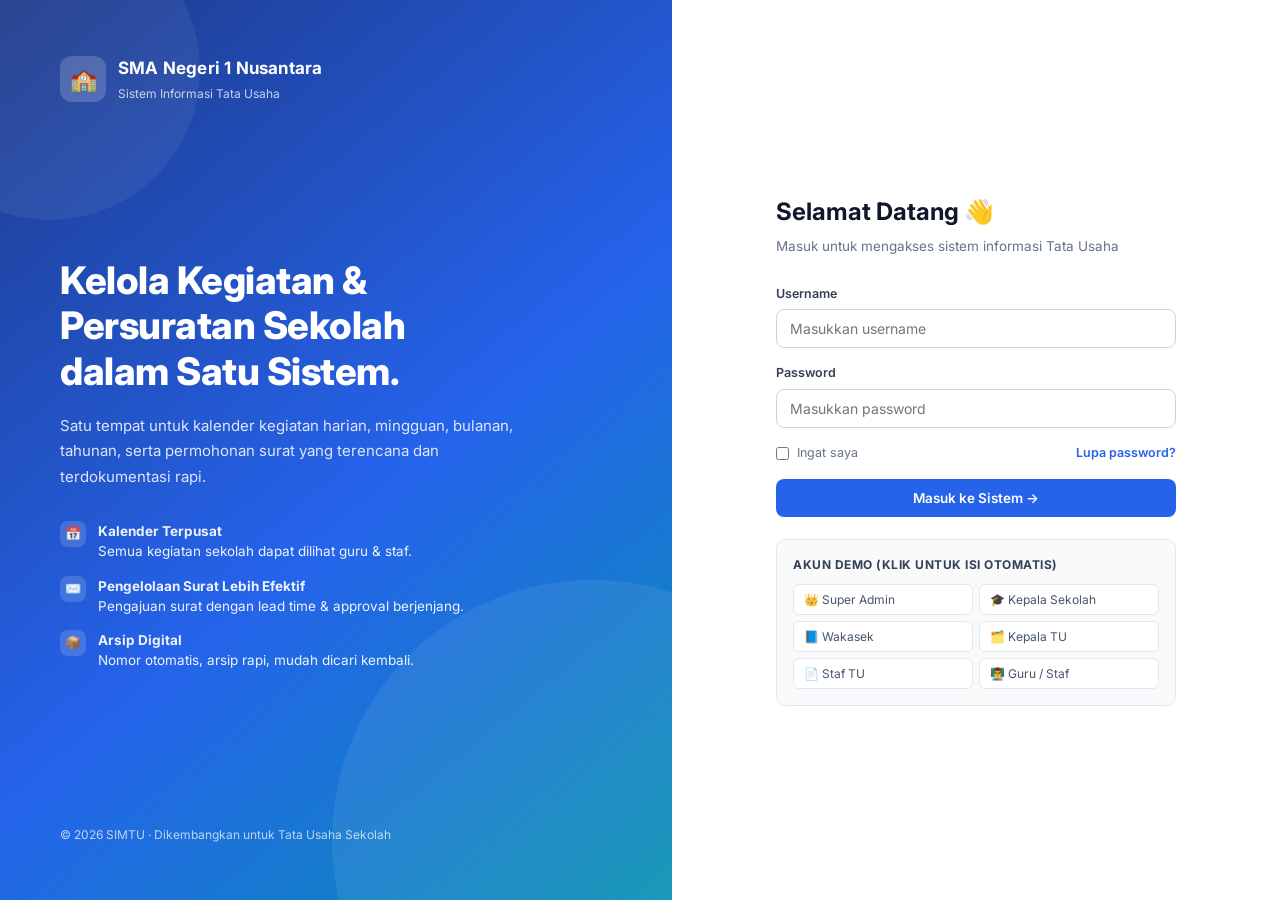
<file: index.html>
<!DOCTYPE html>
<html lang="id">
<head>
<meta charset="UTF-8">
<meta name="viewport" content="width=device-width, initial-scale=1">
<title>Login · SIMTU</title>
<link rel="preconnect" href="https://fonts.googleapis.com">
<link href="https://fonts.googleapis.com/css2?family=Inter:wght@400;500;600;700;800&display=swap" rel="stylesheet">
<link rel="stylesheet" href="assets/css/style.css">
</head>
<body data-page="login">

<div class="login-wrap">
  <div class="login-left">
    <div class="login-brand">
      <div class="logo">🏫</div>
      <div>
        <b>SMA Negeri 1 Nusantara</b>
        <span>Sistem Informasi Tata Usaha</span>
      </div>
    </div>

    <div class="login-hero">
      <h1>Kelola Kegiatan &amp;<br>Persuratan Sekolah<br>dalam Satu Sistem.</h1>
      <p>Satu tempat untuk kalender kegiatan harian, mingguan, bulanan, tahunan, serta permohonan surat yang terencana dan terdokumentasi rapi.</p>

      <div class="login-feats">
        <div class="login-feat"><i>📅</i><div><b>Kalender Terpusat</b><br>Semua kegiatan sekolah dapat dilihat guru &amp; staf.</div></div>
        <div class="login-feat"><i>✉️</i><div><b>Pengelolaan Surat Lebih Efektif</b><br>Pengajuan surat dengan lead time &amp; approval berjenjang.</div></div>
        <div class="login-feat"><i>📦</i><div><b>Arsip Digital</b><br>Nomor otomatis, arsip rapi, mudah dicari kembali.</div></div>
      </div>
    </div>

    <div style="z-index:2;font-size:12px;opacity:.7">© 2026 SIMTU · Dikembangkan untuk Tata Usaha Sekolah</div>
  </div>

  <div class="login-right">
    <div class="login-card">
      <h2>Selamat Datang 👋</h2>
      <p class="sub">Masuk untuk mengakses sistem informasi Tata Usaha</p>

      <div id="loginAlert"></div>

      <form onsubmit="doLogin(event)">
        <div class="field mb-4">
          <label>Username</label>
          <input class="input" id="username" placeholder="Masukkan username" autocomplete="username" required>
        </div>
        <div class="field mb-4">
          <label>Password</label>
          <input class="input" id="password" type="password" placeholder="Masukkan password" autocomplete="current-password" required>
        </div>
        <div class="flex between center mb-4">
          <label class="flex center gap-2 text-sm muted" style="cursor:pointer">
            <input type="checkbox" id="remember"> Ingat saya
          </label>
          <a href="#" class="text-sm" style="color:var(--primary);font-weight:600" onclick="alert('Hubungi admin TU untuk reset password.');return false">Lupa password?</a>
        </div>
        <button class="btn btn-primary w-full" style="justify-content:center;padding:11px" type="submit">
          Masuk ke Sistem →
        </button>
      </form>

      <div class="demo-accounts">
        <b>Akun Demo (klik untuk isi otomatis)</b>
        <div class="demo-grid">
          <button class="demo-btn" onclick="fill('admin','admin123')">👑 Super Admin</button>
          <button class="demo-btn" onclick="fill('kepsek','kepsek123')">🎓 Kepala Sekolah</button>
          <button class="demo-btn" onclick="fill('waka','waka123')">📘 Wakasek</button>
          <button class="demo-btn" onclick="fill('kabagtu','tu123')">🗂️ Kepala TU</button>
          <button class="demo-btn" onclick="fill('staftu','staf123')">📄 Staf TU</button>
          <button class="demo-btn" onclick="fill('guru','guru123')">👨‍🏫 Guru / Staf</button>
        </div>
      </div>
    </div>
  </div>
</div>

<script src="assets/js/data.js"></script>
<script src="assets/js/app.js"></script>
<script>
function fill(u,p){ document.getElementById('username').value=u; document.getElementById('password').value=p; }

function doLogin(e){
  e.preventDefault();
  const u = document.getElementById('username').value.trim();
  const p = document.getElementById('password').value;
  const remember = document.getElementById('remember').checked;
  const alertBox = document.getElementById('loginAlert');

  const user = USERS.find(x => x.username === u && x.password === p);
  if (!user){
    alertBox.innerHTML = `<div class="alert alert-danger">⚠️ <div><b>Login gagal.</b><br>Username atau password salah.</div></div>`;
    return;
  }
  if (user.status !== 'aktif'){
    alertBox.innerHTML = `<div class="alert alert-warning">⚠️ Akun Anda tidak aktif. Hubungi admin.</div>`;
    return;
  }
  setCurrentUser(user, remember);
  location.href = 'dashboard.html';
}

// Jika sudah login, langsung ke dashboard
if (getCurrentUser()) location.href = 'dashboard.html';
</script>
</body>
</html>
</file>
<file: assets/css/style.css>
/* ============================================================
   Sistem Informasi TU Sekolah - Global Stylesheet
   ============================================================ */
:root{
  --primary:#2563eb; --primary-dark:#1d4ed8; --primary-light:#dbeafe;
  --success:#16a34a; --success-light:#dcfce7;
  --warning:#f59e0b; --warning-light:#fef3c7;
  --danger:#dc2626;  --danger-light:#fee2e2;
  --info:#0891b2;    --info-light:#cffafe;
  --purple:#7c3aed;  --purple-light:#ede9fe;
  --g50:#f8fafc; --g100:#f1f5f9; --g200:#e2e8f0; --g300:#cbd5e1;
  --g400:#94a3b8; --g500:#64748b; --g600:#475569; --g700:#334155;
  --g800:#1e293b; --g900:#0f172a;
  --sidebar-w:252px; --topbar-h:60px;
  --radius:10px; --radius-sm:6px; --radius-lg:16px;
  --shadow-sm:0 1px 2px rgba(15,23,42,.06);
  --shadow:0 2px 8px rgba(15,23,42,.08);
  --shadow-lg:0 10px 30px rgba(15,23,42,.12);
  --font:'Inter',-apple-system,BlinkMacSystemFont,'Segoe UI',Roboto,sans-serif;
}
*{box-sizing:border-box;margin:0;padding:0}
html,body{height:100%}
body{
  font-family:var(--font); background:var(--g50); color:var(--g800);
  font-size:14px; line-height:1.5; -webkit-font-smoothing:antialiased;
}
a{color:inherit;text-decoration:none}
button{font-family:inherit;cursor:pointer;border:none;background:none}
input,select,textarea{font-family:inherit;font-size:14px}

/* ---------- LOGIN ---------- */
.login-wrap{min-height:100vh;display:grid;grid-template-columns:1.05fr .95fr}
.login-left{
  background:linear-gradient(140deg,#1e3a8a 0%,#2563eb 55%,#0891b2 100%);
  color:#fff;padding:56px 60px;display:flex;flex-direction:column;justify-content:space-between;
  position:relative;overflow:hidden;
}
.login-left::after{
  content:"";position:absolute;width:520px;height:520px;border-radius:50%;
  background:rgba(255,255,255,.07);right:-180px;bottom:-200px;
}
.login-left::before{
  content:"";position:absolute;width:300px;height:300px;border-radius:50%;
  background:rgba(255,255,255,.06);left:-100px;top:-80px;
}
.login-brand{display:flex;align-items:center;gap:12px;z-index:2}
.login-brand .logo{
  width:46px;height:46px;border-radius:12px;background:rgba(255,255,255,.18);
  display:grid;place-items:center;font-size:22px;backdrop-filter:blur(6px);
}
.login-brand b{font-size:17px;display:block;letter-spacing:.2px}
.login-brand span{font-size:12px;opacity:.75}
.login-hero{z-index:2;max-width:480px}
.login-hero h1{font-size:38px;line-height:1.2;font-weight:800;margin-bottom:18px;letter-spacing:-.5px}
.login-hero p{font-size:15px;opacity:.85;line-height:1.7}
.login-feats{z-index:2;display:flex;flex-direction:column;gap:14px;margin-top:32px}
.login-feat{display:flex;gap:12px;align-items:flex-start;font-size:13.5px;opacity:.92}
.login-feat i{
  width:26px;height:26px;border-radius:8px;background:rgba(255,255,255,.16);
  display:grid;place-items:center;font-style:normal;flex:none;font-size:13px;
}
.login-right{display:grid;place-items:center;padding:40px;background:#fff}
.login-card{width:100%;max-width:400px}
.login-card h2{font-size:24px;font-weight:700;margin-bottom:6px;color:var(--g900)}
.login-card .sub{color:var(--g500);margin-bottom:28px;font-size:13.5px}
.demo-accounts{
  margin-top:22px;padding:16px;background:var(--g50);border:1px solid var(--g200);
  border-radius:var(--radius);font-size:12.5px;
}
.demo-accounts b{display:block;margin-bottom:10px;color:var(--g700);font-size:12px;text-transform:uppercase;letter-spacing:.5px}
.demo-grid{display:grid;grid-template-columns:1fr 1fr;gap:6px}
.demo-btn{
  text-align:left;padding:7px 10px;border-radius:var(--radius-sm);background:#fff;
  border:1px solid var(--g200);font-size:12px;color:var(--g600);transition:.15s;
}
.demo-btn:hover{border-color:var(--primary);color:var(--primary);background:var(--primary-light)}

/* ---------- LAYOUT ---------- */
.app{display:flex;min-height:100vh}
.sidebar{
  width:var(--sidebar-w);background:var(--g900);color:#cbd5e1;flex:none;
  display:flex;flex-direction:column;position:fixed;top:0;bottom:0;left:0;z-index:50;
}
.sb-brand{
  height:var(--topbar-h);display:flex;align-items:center;gap:11px;
  padding:0 18px;border-bottom:1px solid rgba(255,255,255,.07);flex:none;
}
.sb-brand .logo{
  width:34px;height:34px;border-radius:9px;flex:none;
  background:linear-gradient(135deg,var(--primary),var(--info));
  display:grid;place-items:center;font-size:17px;
}
.sb-brand b{color:#fff;font-size:14px;display:block;line-height:1.2}
.sb-brand span{font-size:10.5px;color:var(--g500);letter-spacing:.3px}
.sb-nav{flex:1;overflow-y:auto;padding:14px 10px}
.sb-nav::-webkit-scrollbar{width:6px}
.sb-nav::-webkit-scrollbar-thumb{background:rgba(255,255,255,.12);border-radius:3px}
.sb-sec{font-size:10.5px;text-transform:uppercase;letter-spacing:.8px;color:var(--g500);
  padding:14px 12px 7px;font-weight:700}
.sb-link{
  display:flex;align-items:center;gap:11px;padding:9px 12px;border-radius:8px;
  font-size:13.5px;color:#cbd5e1;transition:.15s;margin-bottom:2px;
}
.sb-link i{width:19px;text-align:center;font-style:normal;font-size:14.5px;opacity:.9}
.sb-link:hover{background:rgba(255,255,255,.07);color:#fff}
.sb-link.active{background:var(--primary);color:#fff;font-weight:600;box-shadow:0 4px 12px rgba(37,99,235,.35)}
.sb-link .pill{
  margin-left:auto;background:var(--danger);color:#fff;font-size:10px;font-weight:700;
  padding:2px 7px;border-radius:9px;line-height:1.4;
}
.sb-user{
  padding:12px;border-top:1px solid rgba(255,255,255,.07);display:flex;align-items:center;gap:10px;flex:none;
}
.sb-user .av{width:34px;height:34px;border-radius:50%;background:var(--primary);color:#fff;
  display:grid;place-items:center;font-weight:700;font-size:13px;flex:none}
.sb-user .meta{flex:1;min-width:0}
.sb-user .meta b{display:block;color:#fff;font-size:12.5px;white-space:nowrap;overflow:hidden;text-overflow:ellipsis}
.sb-user .meta span{font-size:11px;color:var(--g500)}
.sb-user button{color:var(--g400);font-size:16px;padding:5px;border-radius:6px}
.sb-user button:hover{background:rgba(255,255,255,.1);color:#fff}

.main{flex:1;margin-left:var(--sidebar-w);display:flex;flex-direction:column;min-width:0}
.topbar{
  height:var(--topbar-h);background:#fff;border-bottom:1px solid var(--g200);
  display:flex;align-items:center;padding:0 24px;gap:16px;position:sticky;top:0;z-index:40;
}
.topbar h1{font-size:16.5px;font-weight:700;color:var(--g900)}
.topbar .crumb{font-size:12px;color:var(--g500);margin-top:1px}
.topbar .spacer{flex:1}
.tb-search{
  display:flex;align-items:center;gap:8px;background:var(--g100);border:1px solid transparent;
  padding:8px 12px;border-radius:8px;width:280px;transition:.15s;
}
.tb-search:focus-within{background:#fff;border-color:var(--primary)}
.tb-search input{background:none;border:none;outline:none;width:100%;font-size:13px}
.tb-icon{
  width:36px;height:36px;border-radius:9px;display:grid;place-items:center;
  color:var(--g500);position:relative;transition:.15s;
}
.tb-icon:hover{background:var(--g100);color:var(--g800)}
.tb-icon .dot{
  position:absolute;top:6px;right:6px;width:8px;height:8px;border-radius:50%;
  background:var(--danger);border:2px solid #fff;
}
.content{padding:24px;flex:1;max-width:1500px;width:100%}

/* ---------- COMPONENTS ---------- */
.card{background:#fff;border:1px solid var(--g200);border-radius:var(--radius);box-shadow:var(--shadow-sm)}
.card-h{padding:16px 20px;border-bottom:1px solid var(--g200);display:flex;align-items:center;gap:12px}
.card-h h3{font-size:14.5px;font-weight:700;color:var(--g800)}
.card-h .sub{font-size:12px;color:var(--g500);font-weight:400}
.card-h .spacer{flex:1}
.card-b{padding:20px}
.card-b.tight{padding:0}

.btn{
  display:inline-flex;align-items:center;gap:7px;padding:9px 16px;border-radius:8px;
  font-size:13.5px;font-weight:600;transition:.15s;white-space:nowrap;
}
.btn-primary{background:var(--primary);color:#fff}
.btn-primary:hover{background:var(--primary-dark);box-shadow:0 4px 12px rgba(37,99,235,.3)}
.btn-outline{background:#fff;color:var(--g700);border:1px solid var(--g300)}
.btn-outline:hover{background:var(--g50);border-color:var(--g400)}
.btn-ghost{color:var(--g600)}
.btn-ghost:hover{background:var(--g100)}
.btn-danger{background:var(--danger);color:#fff}
.btn-danger:hover{background:#b91c1c}
.btn-success{background:var(--success);color:#fff}
.btn-success:hover{background:#15803d}
.btn-sm{padding:6px 12px;font-size:12.5px}
.btn-icon{padding:8px;width:34px;height:34px;justify-content:center}
.btn:disabled{opacity:.5;cursor:not-allowed}

.badge{
  display:inline-flex;align-items:center;gap:5px;padding:3px 10px;border-radius:20px;
  font-size:11.5px;font-weight:600;line-height:1.6;white-space:nowrap;
}
.badge::before{content:"";width:5px;height:5px;border-radius:50%;background:currentColor}
.badge-success{background:var(--success-light);color:#15803d}
.badge-warning{background:var(--warning-light);color:#b45309}
.badge-danger{background:var(--danger-light);color:#b91c1c}
.badge-info{background:var(--info-light);color:#0e7490}
.badge-primary{background:var(--primary-light);color:var(--primary-dark)}
.badge-purple{background:var(--purple-light);color:#6d28d9}
.badge-gray{background:var(--g100);color:var(--g600)}
.badge-plain::before{display:none}

/* Forms */
.form-grid{display:grid;grid-template-columns:1fr 1fr;gap:18px}
.form-grid.one{grid-template-columns:1fr}
.field{display:flex;flex-direction:column;gap:6px}
.field.full{grid-column:1/-1}
.field label{font-size:12.5px;font-weight:600;color:var(--g700)}
.field label .req{color:var(--danger)}
.field .hint{font-size:11.5px;color:var(--g500)}
.input,.select,.textarea{
  padding:10px 13px;border:1px solid var(--g300);border-radius:8px;background:#fff;
  color:var(--g800);outline:none;transition:.15s;width:100%;
}
.input:focus,.select:focus,.textarea:focus{border-color:var(--primary);box-shadow:0 0 0 3px rgba(37,99,235,.12)}
.textarea{min-height:100px;resize:vertical}
.select{appearance:none;background-image:url("data:image/svg+xml;utf8,<svg xmlns='http://www.w3.org/2000/svg' width='12' height='12' viewBox='0 0 12 12'><path fill='%2364748b' d='M6 8L1 3h10z'/></svg>");
  background-repeat:no-repeat;background-position:right 12px center;padding-right:34px}

/* Tables */
.table-wrap{overflow-x:auto}
table.tbl{width:100%;border-collapse:collapse;font-size:13.3px}
table.tbl th{
  text-align:left;padding:12px 16px;background:var(--g50);color:var(--g600);
  font-size:11.5px;font-weight:700;text-transform:uppercase;letter-spacing:.4px;
  border-bottom:1px solid var(--g200);white-space:nowrap;
}
table.tbl td{padding:13px 16px;border-bottom:1px solid var(--g100);color:var(--g700);vertical-align:middle}
table.tbl tbody tr:hover{background:var(--g50)}
table.tbl tbody tr:last-child td{border-bottom:none}
table.tbl .acts{display:flex;gap:4px}

/* Stats */
.stats{display:grid;grid-template-columns:repeat(auto-fit,minmax(215px,1fr));gap:16px;margin-bottom:22px}
.stat{
  background:#fff;border:1px solid var(--g200);border-radius:var(--radius);padding:18px 20px;
  display:flex;gap:14px;align-items:flex-start;box-shadow:var(--shadow-sm);transition:.18s;
}
.stat:hover{box-shadow:var(--shadow);transform:translateY(-2px)}
.stat .ic{width:44px;height:44px;border-radius:11px;display:grid;place-items:center;font-size:20px;flex:none}
.stat .ic.blue{background:var(--primary-light);color:var(--primary)}
.stat .ic.green{background:var(--success-light);color:var(--success)}
.stat .ic.orange{background:var(--warning-light);color:var(--warning)}
.stat .ic.red{background:var(--danger-light);color:var(--danger)}
.stat .ic.purple{background:var(--purple-light);color:var(--purple)}
.stat .ic.cyan{background:var(--info-light);color:var(--info)}
.stat .val{font-size:24px;font-weight:800;color:var(--g900);line-height:1.1;letter-spacing:-.5px}
.stat .lbl{font-size:12.5px;color:var(--g500);margin-top:3px}
.stat .trend{font-size:11.5px;font-weight:600;margin-top:6px;display:inline-flex;gap:4px;align-items:center}
.trend.up{color:var(--success)} .trend.down{color:var(--danger)}

/* Grids */
.grid-2{display:grid;grid-template-columns:1fr 1fr;gap:20px}
.grid-3{display:grid;grid-template-columns:repeat(3,1fr);gap:20px}
.grid-dash{display:grid;grid-template-columns:1.65fr 1fr;gap:20px}
@media(max-width:1100px){.grid-dash,.grid-2,.grid-3{grid-template-columns:1fr}}

/* Calendar */
.cal-head{display:flex;align-items:center;gap:12px;padding:16px 20px;border-bottom:1px solid var(--g200)}
.cal-head h3{font-size:16px;font-weight:700;min-width:180px}
.cal-nav{display:flex;gap:6px}
.cal-nav button{
  width:32px;height:32px;border-radius:8px;border:1px solid var(--g200);background:#fff;
  color:var(--g600);display:grid;place-items:center;font-size:14px;transition:.15s;
}
.cal-nav button:hover{background:var(--g100);border-color:var(--g300)}
.cal-legend{display:flex;gap:16px;margin-left:auto;font-size:11.5px;color:var(--g500);flex-wrap:wrap}
.cal-legend span{display:flex;align-items:center;gap:6px}
.cal-legend i{width:9px;height:9px;border-radius:3px;font-style:normal}
.cal-grid{display:grid;grid-template-columns:repeat(7,1fr);background:var(--g200);gap:1px}
.cal-dow{
  background:var(--g50);padding:10px;text-align:center;font-size:11.5px;font-weight:700;
  color:var(--g500);text-transform:uppercase;letter-spacing:.4px;
}
.cal-cell{background:#fff;min-height:112px;padding:8px;display:flex;flex-direction:column;gap:5px}
.cal-cell.out{background:var(--g50);color:var(--g400)}
.cal-cell.today{background:#eff6ff}
.cal-cell.today .cal-date{background:var(--primary);color:#fff}
.cal-date{
  font-size:12.5px;font-weight:700;color:var(--g600);width:24px;height:24px;
  display:grid;place-items:center;border-radius:50%;flex:none;
}
.cal-ev{
  font-size:11.5px;padding:4px 8px;border-radius:5px;background:var(--primary-light);
  color:var(--primary-dark);font-weight:600;cursor:pointer;overflow:hidden;
  text-overflow:ellipsis;white-space:nowrap;border-left:3px solid var(--primary);
  transition:.15s;
}
.cal-ev:hover{filter:brightness(.95)}
.cal-ev.green{background:var(--success-light);color:#15803d;border-color:var(--success)}
.cal-ev.orange{background:var(--warning-light);color:#b45309;border-color:var(--warning)}
.cal-ev.purple{background:var(--purple-light);color:#6d28d9;border-color:var(--purple)}
.cal-ev.cyan{background:var(--info-light);color:#0e7490;border-color:var(--info)}
.cal-ev.red{background:var(--danger-light);color:#b91c1c;border-color:var(--danger)}
.cal-more{font-size:11px;color:var(--g500);font-weight:600;padding-left:4px}

/* Timeline / List */
.tl{display:flex;flex-direction:column}
.tl-item{display:flex;gap:14px;padding:14px 20px;border-bottom:1px solid var(--g100);transition:.15s}
.tl-item:last-child{border-bottom:none}
.tl-item:hover{background:var(--g50)}
.tl-date{
  width:52px;flex:none;text-align:center;border-radius:9px;background:var(--g100);
  padding:6px 0;line-height:1.2;
}
.tl-date b{display:block;font-size:17px;font-weight:800;color:var(--g800)}
.tl-date span{font-size:10.5px;text-transform:uppercase;color:var(--g500);font-weight:700;letter-spacing:.4px}
.tl-body{flex:1;min-width:0}
.tl-body h4{font-size:13.5px;font-weight:700;color:var(--g800);margin-bottom:3px}
.tl-body p{font-size:12.3px;color:var(--g500);display:flex;gap:12px;flex-wrap:wrap}
.tl-body p span{display:inline-flex;align-items:center;gap:4px}

/* Filters */
.filters{display:flex;gap:10px;align-items:center;flex-wrap:wrap;padding:14px 20px;border-bottom:1px solid var(--g200)}
.filters .input,.filters .select{width:auto;min-width:150px;padding:8px 12px;font-size:13px}
.filters .grow{flex:1;min-width:200px}
.chips{display:flex;gap:8px;flex-wrap:wrap}
.chip{
  padding:6px 14px;border-radius:20px;font-size:12.5px;font-weight:600;
  background:#fff;border:1px solid var(--g200);color:var(--g600);transition:.15s;
}
.chip:hover{border-color:var(--primary);color:var(--primary)}
.chip.active{background:var(--primary);border-color:var(--primary);color:#fff}

/* Tabs */
.tabs{display:flex;gap:2px;border-bottom:1px solid var(--g200);padding:0 20px}
.tab{
  padding:13px 18px;font-size:13.5px;font-weight:600;color:var(--g500);
  border-bottom:2px solid transparent;transition:.15s;
}
.tab:hover{color:var(--g800)}
.tab.active{color:var(--primary);border-color:var(--primary)}

/* Kanban */
.kanban{display:grid;grid-template-columns:repeat(5,1fr);gap:14px;padding:20px}
@media(max-width:1200px){.kanban{grid-template-columns:repeat(2,1fr)}}
.kb-col{background:var(--g50);border:1px solid var(--g200);border-radius:var(--radius);padding:12px;min-height:180px}
.kb-col h5{font-size:11.5px;text-transform:uppercase;letter-spacing:.5px;color:var(--g500);margin-bottom:10px;display:flex;justify-content:space-between}
.kb-col h5 span{background:#fff;padding:1px 7px;border-radius:10px;color:var(--g600)}
.kb-card{background:#fff;border:1px solid var(--g200);border-radius:8px;padding:12px;margin-bottom:8px;box-shadow:var(--shadow-sm);cursor:pointer;transition:.15s}
.kb-card:hover{box-shadow:var(--shadow);transform:translateY(-1px)}
.kb-card h6{font-size:12.5px;font-weight:700;color:var(--g800);margin-bottom:5px}
.kb-card p{font-size:11.5px;color:var(--g500);margin-bottom:7px}

/* Progress */
.progress{height:7px;background:var(--g200);border-radius:4px;overflow:hidden}
.progress i{display:block;height:100%;background:var(--primary);border-radius:4px}

/* Chart (pure CSS bar) */
.chart{display:flex;align-items:flex-end;gap:18px;height:200px;padding:16px 8px 0}
.chart .bar-col{flex:1;display:flex;flex-direction:column;align-items:center;gap:8px;height:100%;justify-content:flex-end}
.chart .bar{width:100%;max-width:46px;background:linear-gradient(180deg,var(--primary),#3b82f6);border-radius:6px 6px 0 0;transition:.3s;position:relative}
.chart .bar:hover{filter:brightness(1.08)}
.chart .bar span{position:absolute;top:-20px;left:50%;transform:translateX(-50%);font-size:11px;font-weight:700;color:var(--g600)}
.chart .lbl{font-size:11.5px;color:var(--g500);font-weight:600}

/* Modal */
.overlay{position:fixed;inset:0;background:rgba(15,23,42,.5);display:none;place-items:center;z-index:100;padding:20px}
.overlay.show{display:grid}
.modal{background:#fff;border-radius:var(--radius-lg);width:100%;max-width:560px;max-height:90vh;overflow:auto;box-shadow:var(--shadow-lg)}
.modal-h{padding:20px 24px;border-bottom:1px solid var(--g200);display:flex;align-items:center}
.modal-h h3{font-size:16px;font-weight:700;flex:1}
.modal-h button{color:var(--g400);font-size:20px;width:32px;height:32px;border-radius:8px}
.modal-h button:hover{background:var(--g100);color:var(--g800)}
.modal-b{padding:24px}
.modal-f{padding:16px 24px;border-top:1px solid var(--g200);display:flex;justify-content:flex-end;gap:10px}

/* Alert */
.alert{padding:12px 16px;border-radius:8px;font-size:13px;display:flex;gap:10px;align-items:flex-start;margin-bottom:16px}
.alert-info{background:var(--info-light);color:#0e7490;border-left:3px solid var(--info)}
.alert-warning{background:var(--warning-light);color:#b45309;border-left:3px solid var(--warning)}
.alert-danger{background:var(--danger-light);color:#b91c1c;border-left:3px solid var(--danger)}
.alert-success{background:var(--success-light);color:#15803d;border-left:3px solid var(--success)}

/* Misc */
.empty{text-align:center;padding:60px 20px;color:var(--g400)}
.empty .ic{font-size:46px;margin-bottom:12px;opacity:.5}
.empty h4{font-size:15px;color:var(--g600);margin-bottom:6px}
.empty p{font-size:13px}
.avatar{width:34px;height:34px;border-radius:50%;background:var(--primary-light);color:var(--primary-dark);
  display:grid;place-items:center;font-weight:700;font-size:12.5px;flex:none}
.row{display:flex;align-items:center;gap:10px}
.muted{color:var(--g500)}
.text-sm{font-size:12.5px}
.mono{font-family:'SF Mono',Consolas,monospace;font-size:12.5px;background:var(--g100);padding:2px 7px;border-radius:5px}
.sec-title{font-size:13px;font-weight:700;color:var(--g700);margin:24px 0 12px;padding-bottom:8px;border-bottom:1px solid var(--g200)}
.sec-title:first-child{margin-top:0}
.divider{height:1px;background:var(--g200);margin:18px 0}
.info-list{display:grid;grid-template-columns:150px 1fr;gap:12px 16px;font-size:13.3px}
.info-list dt{color:var(--g500);font-size:12.5px}
.info-list dd{color:var(--g800);font-weight:600}
.mt-2{margin-top:8px}.mt-3{margin-top:12px}.mt-4{margin-top:16px}.mt-5{margin-top:20px}
.mb-2{margin-bottom:8px}.mb-3{margin-bottom:12px}.mb-4{margin-bottom:16px}
.flex{display:flex}.between{justify-content:space-between}.center{align-items:center}.gap-2{gap:8px}.gap-3{gap:12px}
.w-full{width:100%}
@media(max-width:900px){
  .sidebar{transform:translateX(-100%);transition:.25s}
  .sidebar.open{transform:none}
  .main{margin-left:0}
  .login-wrap{grid-template-columns:1fr}
  .login-left{display:none}
  .form-grid{grid-template-columns:1fr}
  .tb-search{display:none}
  .content{padding:16px}
}
</file>
